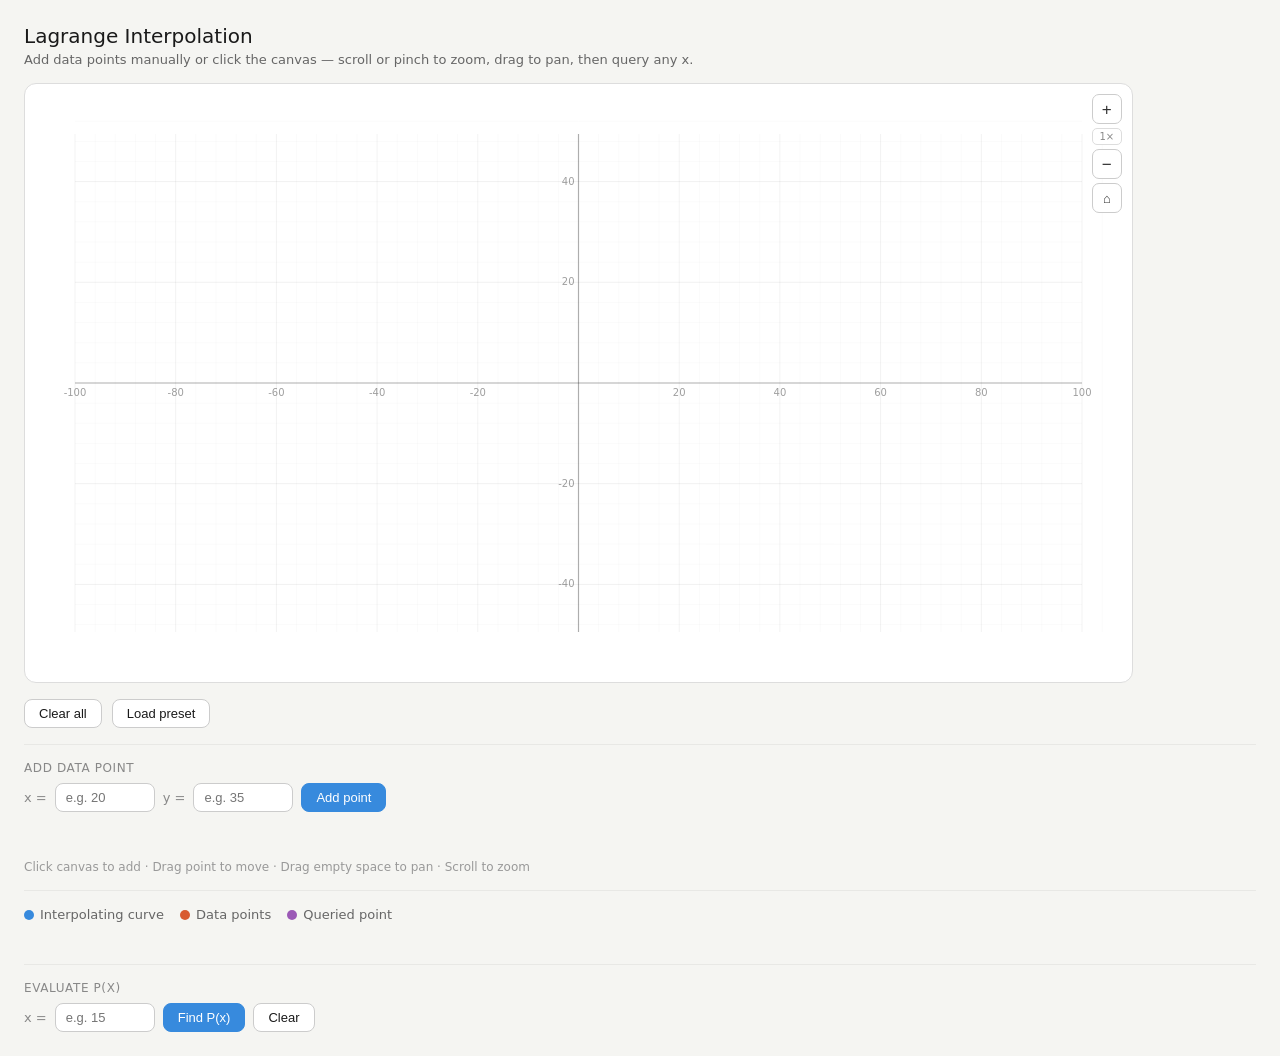
<file: lagrange_interpolation.html>
<!DOCTYPE html>
<html lang="en">
<head>
<meta charset="UTF-8">
<meta name="viewport" content="width=device-width, initial-scale=1.0">
<title>Lagrange Interpolation Visualizer</title>
<style>
  *, *::before, *::after { box-sizing: border-box; margin: 0; padding: 0; }
  body { font-family: system-ui, sans-serif; background: #f5f5f2; color: #1a1a1a; padding: 24px; min-height: 100vh; }
  h1 { font-size: 20px; font-weight: 500; margin-bottom: 4px; }
  .subtitle { font-size: 13px; color: #666; margin-bottom: 16px; }

  #canvas-wrap { position: relative; width: 90%; height: 600px; border: 0.5px solid #ddd; border-radius: 12px; overflow: hidden; background: #fff; }
  #curve-canvas, #overlay { position: absolute; inset: 0; width: 100%; height: 100%; }
  #overlay { cursor: crosshair; }

  /* zoom controls */
  .zoom-bar { position: absolute; top: 10px; right: 10px; display: flex; flex-direction: column; gap: 4px; z-index: 10; }
  .zoom-btn { width: 30px; height: 30px; background: rgba(255,255,255,0.92); border: 0.5px solid #ccc; border-radius: 7px; font-size: 17px; line-height: 1; cursor: pointer; display: flex; align-items: center; justify-content: center; color: #333; }
  .zoom-btn:hover { background: #f0f0ef; }
  .zoom-label { font-size: 10px; text-align: center; color: #888; background: rgba(255,255,255,0.88); border: 0.5px solid #ddd; border-radius: 5px; padding: 2px 4px; user-select: none; }

  .section { margin-top: 16px; }
  .section-label { font-size: 12px; font-weight: 500; color: #888; text-transform: uppercase; letter-spacing: 0.05em; margin-bottom: 8px; }

  .controls { display: flex; flex-wrap: wrap; align-items: center; gap: 10px; }
  button { background: #fff; border: 0.5px solid #ccc; border-radius: 8px; padding: 6px 14px; font-size: 13px; cursor: pointer; color: #1a1a1a; }
  button:hover { background: #f0f0f0; }
  button.primary { background: #378add; border-color: #378add; color: #fff; }
  button.primary:hover { background: #2a6fb5; }

  .add-row { display: flex; flex-wrap: wrap; gap: 8px; align-items: center; }
  .add-row input[type=number] { width: 100px; padding: 6px 10px; border: 0.5px solid #ccc; border-radius: 8px; font-size: 13px; background: #fff; color: #1a1a1a; }
  .add-row input[type=number]:focus { outline: none; border-color: #378add; }
  .add-row span { font-size: 13px; color: #888; }

  .pts-list { display: flex; flex-wrap: wrap; gap: 8px; min-height: 28px; }
  .pt-chip { display: flex; align-items: center; gap: 6px; padding: 4px 10px; background: #f5f5f2; border: 0.5px solid #ddd; border-radius: 99px; font-size: 13px; color: #555; }
  .pt-chip button { background: none; border: none; cursor: pointer; color: #aaa; padding: 0; font-size: 15px; line-height: 1; }
  .pt-chip button:hover { color: #e24b4a; }

  .info-bar { display: flex; flex-wrap: wrap; gap: 16px; font-size: 13px; color: #666; }
  .badge { display: inline-flex; align-items: center; gap: 6px; }
  .dot { width: 10px; height: 10px; border-radius: 50%; flex-shrink: 0; }

  #result-box { display: none; background: #fff; border: 0.5px solid #ddd; border-radius: 10px; padding: 14px 18px; }
  #result-box .res-label { font-size: 12px; color: #888; margin-bottom: 4px; }
  #result-box .res-value { font-size: 22px; font-weight: 500; color: #378add; font-family: monospace; }
  #result-box .res-sub { font-size: 13px; color: #888; margin-top: 4px; }
  #result-error { font-size: 13px; color: #e24b4a; display: none; margin-top: 6px; }

  #warning { color: #ba7517; font-size: 13px; display: none; }
  .hint { font-size: 12px; color: #999; margin-top: 4px; }
  #poly-display { font-size: 13px; color: #555; font-family: monospace; min-height: 18px; word-break: break-word; }
  .err-msg { font-size: 13px; color: #e24b4a; margin-top: 6px; display: none; }
  .divider { border: none; border-top: 0.5px solid #e8e8e5; margin: 16px 0; }

  #formula-box { display: none; background: #fff; border: 0.5px solid #ddd; border-radius: 10px; padding: 14px 18px; margin-top: 12px; }
  #formula-box .formula-label { font-size: 12px; font-weight: 500; color: #888; text-transform: uppercase; letter-spacing: 0.05em; margin-bottom: 10px; }
  #formula-standard { font-size: 14px; font-family: monospace; color: #1a1a1a; word-break: break-word; line-height: 1.7; }
  #formula-lagrange { font-size: 12px; font-family: monospace; color: #666; word-break: break-word; line-height: 1.8; margin-top: 10px; padding-top: 10px; border-top: 0.5px solid #eee; }

  @media (prefers-color-scheme: dark) {
    body { background: #1a1a1a; color: #e8e8e8; }
    #canvas-wrap { border-color: #333; background: #1e1e1e; }
    .zoom-btn { background: rgba(40,40,40,0.92); border-color: #555; color: #ddd; }
    .zoom-btn:hover { background: #333; }
    .zoom-label { background: rgba(40,40,40,0.88); border-color: #555; color: #888; }
    button { background: #2a2a2a; border-color: #444; color: #e8e8e8; }
    button:hover { background: #333; }
    button.primary { background: #378add; border-color: #378add; color: #fff; }
    button.primary:hover { background: #2a6fb5; }
    .pt-chip { background: #2a2a2a; border-color: #444; color: #aaa; }
    .pt-chip button { color: #555; }
    .info-bar { color: #aaa; }
    #poly-display { color: #aaa; }
    .subtitle, .section-label, .add-row span { color: #777; }
    .hint { color: #555; }
    .add-row input[type=number] { background: #2a2a2a; border-color: #444; color: #e8e8e8; }
    #result-box { background: #2a2a2a; border-color: #444; }
    #result-box .res-label, #result-box .res-sub { color: #777; }
    .divider { border-color: #2e2e2e; }
    #formula-box { background: #2a2a2a; border-color: #444; }
    #formula-standard { color: #e8e8e8; }
    #formula-lagrange { color: #888; border-top-color: #3a3a3a; }
  }
</style>
</head>
<body>

<h1>Lagrange Interpolation</h1>
<p class="subtitle">Add data points manually or click the canvas — scroll or pinch to zoom, drag to pan, then query any x.</p>

<div id="canvas-wrap">
  <canvas id="curve-canvas"></canvas>
  <canvas id="overlay"></canvas>
  <div class="zoom-bar">
    <button class="zoom-btn" onclick="zoomStep(1.4)" title="Zoom in">+</button>
    <div class="zoom-label" id="zoom-label">1×</div>
    <button class="zoom-btn" onclick="zoomStep(1/1.4)" title="Zoom out">−</button>
    <button class="zoom-btn" onclick="resetView()" title="Reset view" style="font-size:13px;">⌂</button>
  </div>
</div>

<div class="section">
  <div class="controls">
    <button onclick="clearPoints()">Clear all</button>
    <button onclick="loadPreset()">Load preset</button>
  </div>
</div>

<hr class="divider">

<div class="section">
  <div class="section-label">Add data point</div>
  <div class="add-row">
    <span>x =</span>
    <input type="number" id="in-x" step="any" placeholder="e.g. 20">
    <span>y =</span>
    <input type="number" id="in-y" step="any" placeholder="e.g. 35">
    <button class="primary" onclick="addManual()">Add point</button>
  </div>
  <div id="add-error" class="err-msg"></div>
</div>

<div class="section">
  <div class="pts-list" id="pts-list"></div>
  <p class="hint">Click canvas to add · Drag point to move · Drag empty space to pan · Scroll to zoom</p>
</div>

<hr class="divider">

<div class="info-bar">
  <span class="badge"><span class="dot" style="background:#378add"></span>Interpolating curve</span>
  <span class="badge"><span class="dot" style="background:#d85a30"></span>Data points</span>
  <span class="badge"><span class="dot" style="background:#9b59b6"></span>Queried point</span>
  <span class="badge" id="degree-badge" style="display:none"><span class="dot" style="background:#639922"></span><span id="degree-text"></span></span>
</div>
<div id="warning" style="margin-top:8px;">⚠ High-degree polynomial — edge oscillations may appear.</div>
<div id="poly-display" style="margin-top:8px;"></div>

<div id="formula-box">
  <div class="formula-label">Polynomial Formula</div>
  <div id="formula-standard"></div>
  <div id="formula-lagrange"></div>
</div>

<hr class="divider">

<div class="section">
  <div class="section-label">Evaluate P(x)</div>
  <div class="add-row">
    <span>x =</span>
    <input type="number" id="query-x" step="any" placeholder="e.g. 15">
    <button class="primary" onclick="evaluateQuery()">Find P(x)</button>
    <button onclick="clearQuery()">Clear</button>
  </div>
  <div id="result-error"></div>
  <div id="result-box" style="margin-top:12px;">
    <div class="res-label">Result</div>
    <div class="res-value" id="res-value"></div>
    <div class="res-sub" id="res-sub"></div>
  </div>
</div>

<script>
const wrap = document.getElementById('canvas-wrap');
const cCanvas = document.getElementById('curve-canvas');
const oCanvas = document.getElementById('overlay');
const cc = cCanvas.getContext('2d');
const oc = oCanvas.getContext('2d');
const MARGIN = 50;

// ── viewport state ─────────────────────────────────────────────────────────────
// camera: world coords visible. cx,cy = center of view, scale = pixels per world unit
let cam = { cx: 0, cy: 0, scale: null }; // scale set on first resize

function defaultScale() {
  return (cCanvas.width - 2 * MARGIN) / 200; // 200 world units across
}

function resetView() {
  cam.cx = 0; cam.cy = 0;
  cam.scale = defaultScale();
  draw();
}

// world → canvas
function toCanvas(wx, wy) {
  const w = cCanvas.width, h = cCanvas.height;
  return [
    w / 2 + (wx - cam.cx) * cam.scale,
    h / 2 - (wy - cam.cy) * cam.scale
  ];
}
// canvas → world
function fromCanvas(cx, cy) {
  const w = cCanvas.width, h = cCanvas.height;
  return [
    cam.cx + (cx - w / 2) / cam.scale,
    cam.cy - (cy - h / 2) / cam.scale
  ];
}

// ── Lagrange ───────────────────────────────────────────────────────────────────
function lagrange(pts, x) {
  const n = pts.length;
  if (n === 0) return NaN;
  if (n === 1) return pts[0][1];
  let result = 0;
  for (let i = 0; i < n; i++) {
    let term = pts[i][1];
    for (let j = 0; j < n; j++) {
      if (i !== j) {
        const d = pts[i][0] - pts[j][0];
        if (Math.abs(d) < 1e-10) return NaN;
        term *= (x - pts[j][0]) / d;
      }
    }
    result += term;
  }
  return result;
}

// ── polynomial expansion ───────────────────────────────────────────────────────
// Returns coefficients [a0, a1, a2, ...] of the expanded polynomial P(x) = a0 + a1*x + a2*x^2 + ...
function expandPolynomial(pts) {
  const n = pts.length;
  // result[i] = coefficient of x^i
  const result = new Array(n).fill(0);

  for (let i = 0; i < n; i++) {
    // compute basis polynomial L_i as coefficients
    // start with [1], multiply by (x - x_j)/(x_i - x_j) for j != i
    let basis = [1];
    for (let j = 0; j < n; j++) {
      if (j === i) continue;
      const d = pts[i][0] - pts[j][0];
      // multiply basis by (x - pts[j][0]) / d
      const next = new Array(basis.length + 1).fill(0);
      for (let k = 0; k < basis.length; k++) {
        next[k + 1] += basis[k] / d;         // x term
        next[k]     -= basis[k] * pts[j][0] / d; // constant term
      }
      basis = next;
    }
    // multiply basis by y_i and add to result
    for (let k = 0; k < basis.length; k++) {
      result[k] += pts[i][1] * basis[k];
    }
  }
  return result;
}

function fmtCoeff(v, decimals = 4) {
  // round to avoid floating point noise
  const r = +v.toFixed(decimals);
  if (Math.abs(r) >= 1e6 || (Math.abs(r) < 1e-4 && r !== 0)) return r.toExponential(2);
  return r.toString();
}

function buildStandardFormula(coeffs) {
  // coeffs[i] = coeff of x^i
  const n = coeffs.length;
  let terms = [];
  for (let i = n - 1; i >= 0; i--) {
    const c = +coeffs[i].toFixed(6);
    if (Math.abs(c) < 1e-9) continue;
    const absC = Math.abs(c);
    const sign = c < 0 ? '−' : '+';
    let term = '';
    if (i === 0) {
      term = fmtCoeff(absC);
    } else if (i === 1) {
      term = (absC === 1 ? '' : fmtCoeff(absC)) + 'x';
    } else {
      term = (absC === 1 ? '' : fmtCoeff(absC)) + 'x' + toSuperscript(i);
    }
    terms.push({ sign, term });
  }
  if (terms.length === 0) return 'P(x) = 0';
  let formula = 'P(x) = ';
  terms.forEach((t, idx) => {
    if (idx === 0) {
      formula += (t.sign === '−' ? '−' : '') + t.term;
    } else {
      formula += ' ' + t.sign + ' ' + t.term;
    }
  });
  return formula;
}

function toSuperscript(n) {
  const map = { '0':'⁰','1':'¹','2':'²','3':'³','4':'⁴','5':'⁵','6':'⁶','7':'⁷','8':'⁸','9':'⁹' };
  return ('' + n).split('').map(c => map[c] || c).join('');
}

function buildLagrangeFormula(pts) {
  if (pts.length > 6) return ''; // too long to display meaningfully
  let terms = [];
  for (let i = 0; i < pts.length; i++) {
    const yi = fmtCoeff(pts[i][1], 3);
    let factors = [];
    for (let j = 0; j < pts.length; j++) {
      if (j === i) continue;
      const xj = fmtCoeff(pts[j][0], 3);
      const denom = fmtCoeff(pts[i][0] - pts[j][0], 3);
      factors.push(`(x${pts[j][0] < 0 ? '+' + fmtCoeff(-pts[j][0],3) : '−' + xj})/${denom}`);
    }
    terms.push(`${yi} · ${factors.join(' · ')}`);
  }
  return 'Lagrange form:\nP(x) = ' + terms.join('\n     + ');
}

function updateFormulaDisplay(pts, ok) {
  const box = document.getElementById('formula-box');
  const stdEl = document.getElementById('formula-standard');
  const lagEl = document.getElementById('formula-lagrange');
  if (pts.length < 1 || !ok) { box.style.display = 'none'; return; }
  if (pts.length === 1) {
    box.style.display = 'block';
    stdEl.textContent = `P(x) = ${fmtCoeff(pts[0][1])}`;
    lagEl.textContent = '';
    return;
  }
  const coeffs = expandPolynomial(pts);
  box.style.display = 'block';
  stdEl.textContent = buildStandardFormula(coeffs);
  lagEl.textContent = buildLagrangeFormula(pts);
  lagEl.style.display = pts.length <= 6 ? 'block' : 'none';
}
function sortedPts() { return [...points].sort((a, b) => a[0] - b[0]); }
function uniqueOk(pts) { return new Set(pts.map(p => p[0].toFixed(6))).size === pts.length; }
function isDark() { return matchMedia('(prefers-color-scheme: dark)').matches; }

// ── smart grid ─────────────────────────────────────────────────────────────────
function niceStep(rawStep) {
  const mag = Math.pow(10, Math.floor(Math.log10(rawStep)));
  const norm = rawStep / mag;
  if (norm < 1.5) return mag;
  if (norm < 3.5) return 2 * mag;
  if (norm < 7.5) return 5 * mag;
  return 10 * mag;
}

function drawGrid() {
  const w = cCanvas.width, h = cCanvas.height, dark = isDark();
  const [wxMin] = fromCanvas(MARGIN, 0), [wxMax] = fromCanvas(w - MARGIN, 0);
  const [, wyMin] = fromCanvas(0, h - MARGIN), [, wyMax] = fromCanvas(0, MARGIN);

  // pick step so we get ~8 lines across
  const rawStep = (wxMax - wxMin) / 8;
  const step = niceStep(rawStep);
  const minorStep = step / 5;

  cc.save();

  // minor lines
  cc.strokeStyle = dark ? 'rgba(255,255,255,0.04)' : 'rgba(0,0,0,0.04)';
  cc.lineWidth = 0.5;
  const mStart = Math.ceil(wxMin / minorStep) * minorStep;
  for (let v = mStart; v <= wxMax + minorStep; v += minorStep) {
    const [gx] = toCanvas(v, 0);
    cc.beginPath(); cc.moveTo(gx, MARGIN); cc.lineTo(gx, h - MARGIN); cc.stroke();
  }
  const myStart = Math.ceil(wyMin / minorStep) * minorStep;
  for (let v = myStart; v <= wyMax + minorStep; v += minorStep) {
    const [, gy] = toCanvas(0, v);
    cc.beginPath(); cc.moveTo(MARGIN, gy); cc.lineTo(w - MARGIN, gy); cc.stroke();
  }

  // major lines + labels
  cc.strokeStyle = dark ? 'rgba(255,255,255,0.1)' : 'rgba(0,0,0,0.09)';
  cc.lineWidth = 0.5;
  cc.fillStyle = dark ? 'rgba(255,255,255,0.38)' : 'rgba(0,0,0,0.38)';
  cc.font = '10px system-ui, sans-serif';

  const [ax] = toCanvas(0, 0), [, ay] = toCanvas(0, 0);
  const axClamp = Math.max(MARGIN + 2, Math.min(w - MARGIN - 2, ax));
  const ayClamp = Math.max(MARGIN + 2, Math.min(h - MARGIN - 2, ay));

  const xStart = Math.ceil(wxMin / step) * step;
  for (let v = xStart; v <= wxMax + step; v += step) {
    const rv = +v.toPrecision(10);
    const [gx] = toCanvas(rv, 0);
    cc.beginPath(); cc.moveTo(gx, MARGIN); cc.lineTo(gx, h - MARGIN); cc.stroke();
    if (Math.abs(rv) > step * 0.01) {
      cc.textAlign = 'center';
      cc.fillText(fmtNum(rv), gx, ayClamp + 13);
    }
  }

  const yStart = Math.ceil(wyMin / step) * step;
  for (let v = yStart; v <= wyMax + step; v += step) {
    const rv = +v.toPrecision(10);
    const [, gy] = toCanvas(0, rv);
    cc.beginPath(); cc.moveTo(MARGIN, gy); cc.lineTo(w - MARGIN, gy); cc.stroke();
    if (Math.abs(rv) > step * 0.01) {
      cc.textAlign = 'right';
      cc.fillText(fmtNum(rv), axClamp - 4, gy + 3);
    }
  }

  // axes
  cc.strokeStyle = dark ? 'rgba(255,255,255,0.28)' : 'rgba(0,0,0,0.28)';
  cc.lineWidth = 1.2;
  cc.beginPath(); cc.moveTo(ax, MARGIN); cc.lineTo(ax, h - MARGIN); cc.stroke();
  cc.beginPath(); cc.moveTo(MARGIN, ay); cc.lineTo(w - MARGIN, ay); cc.stroke();

  cc.restore();
}

function fmtNum(v) {
  if (Math.abs(v) >= 1e6 || (Math.abs(v) < 0.01 && v !== 0)) return v.toExponential(1);
  const s = +v.toPrecision(6) + '';
  return s;
}

// ── draw ───────────────────────────────────────────────────────────────────────
function draw() {
  if (!cam.scale) return;
  const w = cCanvas.width, h = cCanvas.height;
  cc.clearRect(0, 0, w, h);
  drawGrid();

  const pts = sortedPts();
  const ok = uniqueOk(pts);

  // curve
  if (pts.length >= 2 && ok) {
    cc.save();
    cc.beginPath();
    cc.rect(MARGIN, MARGIN, w - 2*MARGIN, h - 2*MARGIN);
    cc.clip();
    cc.beginPath(); let first = true;
    for (let px = MARGIN; px <= w - MARGIN; px += 1.5) {
      const [xv] = fromCanvas(px, 0);
      const yv = lagrange(pts, xv);
      if (!isFinite(yv)) { first = true; continue; }
      const [, cy] = toCanvas(0, yv);
      if (first) { cc.moveTo(px, cy); first = false; } else cc.lineTo(px, cy);
    }
    cc.strokeStyle = '#378add'; cc.lineWidth = 2.5; cc.stroke();
    cc.restore();
  }

  // query annotation
  if (queryPoint && pts.length >= 2 && ok) {
    const [qcx, qcy] = toCanvas(queryPoint.x, queryPoint.y);
    cc.save();
    cc.setLineDash([5, 4]);
    cc.strokeStyle = '#9b59b6'; cc.lineWidth = 1.5;
    cc.beginPath(); cc.moveTo(qcx, MARGIN); cc.lineTo(qcx, h - MARGIN); cc.stroke();
    cc.beginPath(); cc.moveTo(MARGIN, qcy); cc.lineTo(w - MARGIN, qcy); cc.stroke();
    cc.restore();

    const inView = qcx >= MARGIN && qcx <= w - MARGIN && qcy >= MARGIN && qcy <= h - MARGIN;
    if (inView) {
      cc.beginPath(); cc.arc(qcx, qcy, 8, 0, Math.PI * 2);
      cc.fillStyle = '#9b59b6'; cc.fill();
      cc.strokeStyle = isDark() ? 'rgba(255,255,255,0.5)' : '#fff';
      cc.lineWidth = 2; cc.stroke();
    }

    const label = `P(${fmtNum(+queryPoint.x.toFixed(4))}) = ${fmtNum(+queryPoint.y.toFixed(4))}`;
    cc.font = '500 12px system-ui, sans-serif';
    const tw = cc.measureText(label).width, pad = 8;
    const lx = Math.min(Math.max(qcx - tw/2 - pad, MARGIN + 2), w - MARGIN - tw - pad*2 - 2);
    const ly = Math.max(MARGIN + 4, (inView ? qcy : h/2) - 32);
    cc.fillStyle = isDark() ? '#3a2a4a' : '#f3eaff';
    cc.beginPath(); cc.roundRect(lx, ly, tw + pad*2, 22, 5); cc.fill();
    cc.strokeStyle = '#9b59b6'; cc.lineWidth = 0.5;
    cc.beginPath(); cc.roundRect(lx, ly, tw + pad*2, 22, 5); cc.stroke();
    cc.fillStyle = '#9b59b6'; cc.textAlign = 'left';
    cc.fillText(label, lx + pad, ly + 15);
  }

  // data dots
  oc.clearRect(0, 0, w, h);
  points.forEach(pt => {
    const [cx, cy] = toCanvas(pt[0], pt[1]);
    oc.beginPath(); oc.arc(cx, cy, 7, 0, Math.PI * 2);
    oc.fillStyle = '#d85a30'; oc.fill();
    oc.strokeStyle = isDark() ? 'rgba(255,255,255,0.5)' : '#fff';
    oc.lineWidth = 2; oc.stroke();
  });

  // zoom label
  const zoomX = cam.scale / defaultScale();
  document.getElementById('zoom-label').textContent = zoomX < 10 ? zoomX.toFixed(1) + '×' : Math.round(zoomX) + '×';

  // sidebar
  document.getElementById('warning').style.display = (pts.length > 7 && ok) ? 'block' : 'none';
  const deg = document.getElementById('degree-badge'), dtext = document.getElementById('degree-text');
  if (pts.length >= 2 && ok) { deg.style.display = ''; dtext.textContent = `Degree ${pts.length - 1} polynomial`; }
  else deg.style.display = 'none';
  updateChipList();
  updateFormulaDisplay(pts, ok);
  const el = document.getElementById('poly-display');
  if (pts.length < 2 || !ok) { el.textContent = ''; return; }
  if (pts.length > 5) { el.textContent = `P(x) — degree ${pts.length-1} polynomial through ${pts.length} points`; return; }
  el.textContent = `P(x) fits: [${pts.map(p=>`(${fmtNum(p[0])}, ${fmtNum(p[1])})`).join(', ')}]`;
}

function updateChipList() {
  const el = document.getElementById('pts-list');
  el.innerHTML = '';
  points.forEach((pt, i) => {
    const chip = document.createElement('div');
    chip.className = 'pt-chip';
    chip.innerHTML = `(${fmtNum(pt[0])}, ${fmtNum(pt[1])}) <button onclick="removePoint(${i})" title="Remove">×</button>`;
    el.appendChild(chip);
  });
}

// ── zoom helpers ───────────────────────────────────────────────────────────────
const MIN_SCALE = 0.002, MAX_SCALE = 200;

function zoomAt(cx, cy, factor) {
  // keep world point under cursor fixed
  const [wx, wy] = fromCanvas(cx, cy);
  cam.scale = Math.max(MIN_SCALE, Math.min(MAX_SCALE, cam.scale * factor));
  // adjust cam center so wx,wy stays under cursor
  const [nx, ny] = toCanvas(wx, wy);
  cam.cx += (nx - cx) / cam.scale;
  cam.cy -= (ny - cy) / cam.scale;
  draw();
}

function zoomStep(factor) {
  const w = cCanvas.width, h = cCanvas.height;
  zoomAt(w / 2, h / 2, factor);
}

// ── resize ─────────────────────────────────────────────────────────────────────
function resize() {
  const w = wrap.clientWidth, h = wrap.clientHeight;
  [cCanvas, oCanvas].forEach(c => { c.width = w; c.height = h; });
  if (!cam.scale) cam.scale = defaultScale();
  draw();
}

// ── point management ───────────────────────────────────────────────────────────
function addPoint(x, y) {
  x = +x.toFixed(6); y = +y.toFixed(6);
  if (points.some(p => Math.abs(p[0] - x) < 1e-4)) return false;
  points.push([x, y]);
  queryPoint = null; hideResult(); draw();
  return true;
}
function removePoint(i) { points.splice(i, 1); queryPoint = null; hideResult(); draw(); }
function clearPoints() { points = []; queryPoint = null; hideResult(); draw(); }

function addManual() {
  const ex = document.getElementById('add-error');
  ex.style.display = 'none';
  const xv = parseFloat(document.getElementById('in-x').value);
  const yv = parseFloat(document.getElementById('in-y').value);
  if (isNaN(xv) || isNaN(yv)) { ex.textContent = 'Enter valid numbers for both x and y.'; ex.style.display = 'block'; return; }
  if (!addPoint(xv, yv)) { ex.textContent = `A point with x ≈ ${xv} already exists.`; ex.style.display = 'block'; return; }
  document.getElementById('in-x').value = '';
  document.getElementById('in-y').value = '';
  document.getElementById('in-x').focus();
}

function loadPreset() {
  points = [[-80, 10], [-40, 70], [0, -30], [40, 80], [80, 5]];
  queryPoint = null; hideResult(); resetView();
}

function evaluateQuery() {
  const errEl = document.getElementById('result-error');
  const resBox = document.getElementById('result-box');
  errEl.style.display = 'none'; resBox.style.display = 'none';
  const pts = sortedPts();
  if (pts.length < 2) { errEl.textContent = 'Add at least 2 data points first.'; errEl.style.display = 'block'; return; }
  if (!uniqueOk(pts)) { errEl.textContent = 'Duplicate x values exist.'; errEl.style.display = 'block'; return; }
  const xv = parseFloat(document.getElementById('query-x').value);
  if (isNaN(xv)) { errEl.textContent = 'Enter a numeric x value.'; errEl.style.display = 'block'; return; }
  const yv = lagrange(pts, xv);
  if (!isFinite(yv)) { errEl.textContent = 'Could not compute result.'; errEl.style.display = 'block'; return; }
  queryPoint = { x: xv, y: yv };
  document.getElementById('res-value').textContent = `P(${xv}) = ${yv.toFixed(6)}`;
  document.getElementById('res-sub').textContent = `Interpolated from ${pts.length} points · degree ${pts.length-1} polynomial`;
  resBox.style.display = 'block';
  draw();
}

function clearQuery() { queryPoint = null; document.getElementById('query-x').value = ''; hideResult(); draw(); }
function hideResult() { document.getElementById('result-box').style.display = 'none'; document.getElementById('result-error').style.display = 'none'; }

// ── canvas interaction ─────────────────────────────────────────────────────────
let dragging = null;   // index of dragged point
let panning = false;
let panStart = null;   // {cx, cy, camCx, camCy}

function hitTest(cx, cy) {
  for (let i = 0; i < points.length; i++) {
    const [px, py] = toCanvas(points[i][0], points[i][1]);
    if (Math.hypot(cx - px, cy - py) < 12) return i;
  }
  return null;
}

oCanvas.addEventListener('mousedown', e => {
  const r = oCanvas.getBoundingClientRect();
  const cx = e.clientX - r.left, cy = e.clientY - r.top;
  const hit = hitTest(cx, cy);
  if (hit !== null) { dragging = hit; oCanvas.style.cursor = 'grabbing'; return; }
  // start pan
  panning = true;
  panStart = { cx, cy, camCx: cam.cx, camCy: cam.cy };
  oCanvas.style.cursor = 'grab';
});

oCanvas.addEventListener('mousemove', e => {
  const r = oCanvas.getBoundingClientRect();
  const cx = e.clientX - r.left, cy = e.clientY - r.top;
  if (dragging !== null) {
    const [wx, wy] = fromCanvas(cx, cy);
    points[dragging] = [+wx.toFixed(6), +wy.toFixed(6)];
    queryPoint = null; hideResult(); draw(); return;
  }
  if (panning && panStart) {
    const dx = (cx - panStart.cx) / cam.scale;
    const dy = (cy - panStart.cy) / cam.scale;
    cam.cx = panStart.camCx - dx;
    cam.cy = panStart.camCy + dy;
    draw(); return;
  }
  oCanvas.style.cursor = hitTest(cx, cy) !== null ? 'grab' : 'crosshair';
});

oCanvas.addEventListener('mouseup', e => {
  const r = oCanvas.getBoundingClientRect();
  const cx = e.clientX - r.left, cy = e.clientY - r.top;
  if (!panning && dragging === null) return;
  if (panning && panStart && Math.hypot(cx - panStart.cx, cy - panStart.cy) < 4) {
    // tiny movement = click → add point
    const [wx, wy] = fromCanvas(cx, cy);
    const ex = document.getElementById('add-error');
    if (!addPoint(wx, wy)) { ex.textContent = 'A point with that x already exists nearby.'; ex.style.display = 'block'; setTimeout(() => ex.style.display = 'none', 2500); }
  }
  dragging = null; panning = false; panStart = null;
  oCanvas.style.cursor = 'crosshair';
});

oCanvas.addEventListener('mouseleave', () => { dragging = null; panning = false; panStart = null; oCanvas.style.cursor = 'crosshair'; });

// scroll to zoom
oCanvas.addEventListener('wheel', e => {
  e.preventDefault();
  const r = oCanvas.getBoundingClientRect();
  const cx = e.clientX - r.left, cy = e.clientY - r.top;
  const factor = e.deltaY < 0 ? 1.15 : 1 / 1.15;
  zoomAt(cx, cy, factor);
}, { passive: false });

// pinch to zoom
let lastPinchDist = null;
oCanvas.addEventListener('touchstart', e => {
  if (e.touches.length === 2) { lastPinchDist = Math.hypot(e.touches[0].clientX - e.touches[1].clientX, e.touches[0].clientY - e.touches[1].clientY); return; }
  e.preventDefault();
  const r = oCanvas.getBoundingClientRect(), t = e.touches[0];
  const cx = t.clientX - r.left, cy = t.clientY - r.top;
  const hit = hitTest(cx, cy);
  if (hit !== null) { dragging = hit; return; }
  panning = true; panStart = { cx, cy, camCx: cam.cx, camCy: cam.cy };
}, { passive: false });

oCanvas.addEventListener('touchmove', e => {
  e.preventDefault();
  if (e.touches.length === 2 && lastPinchDist !== null) {
    const dist = Math.hypot(e.touches[0].clientX - e.touches[1].clientX, e.touches[0].clientY - e.touches[1].clientY);
    const r = oCanvas.getBoundingClientRect();
    const midX = ((e.touches[0].clientX + e.touches[1].clientX) / 2) - r.left;
    const midY = ((e.touches[0].clientY + e.touches[1].clientY) / 2) - r.top;
    zoomAt(midX, midY, dist / lastPinchDist);
    lastPinchDist = dist; return;
  }
  const r = oCanvas.getBoundingClientRect(), t = e.touches[0];
  const cx = t.clientX - r.left, cy = t.clientY - r.top;
  if (dragging !== null) {
    const [wx, wy] = fromCanvas(cx, cy);
    points[dragging] = [+wx.toFixed(6), +wy.toFixed(6)];
    queryPoint = null; hideResult(); draw(); return;
  }
  if (panning && panStart) {
    cam.cx = panStart.camCx - (cx - panStart.cx) / cam.scale;
    cam.cy = panStart.camCy + (cy - panStart.cy) / cam.scale;
    draw();
  }
}, { passive: false });

oCanvas.addEventListener('touchend', e => {
  if (e.touches.length < 2) lastPinchDist = null;
  if (e.touches.length === 0) {
    if (panning && panStart) {
      const r = oCanvas.getBoundingClientRect();
      const t = e.changedTouches[0];
      const cx = t.clientX - r.left, cy = t.clientY - r.top;
      if (Math.hypot(cx - panStart.cx, cy - panStart.cy) < 6) {
        const [wx, wy] = fromCanvas(cx, cy);
        addPoint(wx, wy);
      }
    }
    dragging = null; panning = false; panStart = null;
  }
});

// keyboard shortcuts
document.getElementById('in-x').addEventListener('keydown', e => { if (e.key === 'Enter') document.getElementById('in-y').focus(); });
document.getElementById('in-y').addEventListener('keydown', e => { if (e.key === 'Enter') addManual(); });
document.getElementById('query-x').addEventListener('keydown', e => { if (e.key === 'Enter') evaluateQuery(); });

const ro = new ResizeObserver(resize);
ro.observe(wrap);
resize();
loadPreset();
</script>
</body>
</html>
</file>
